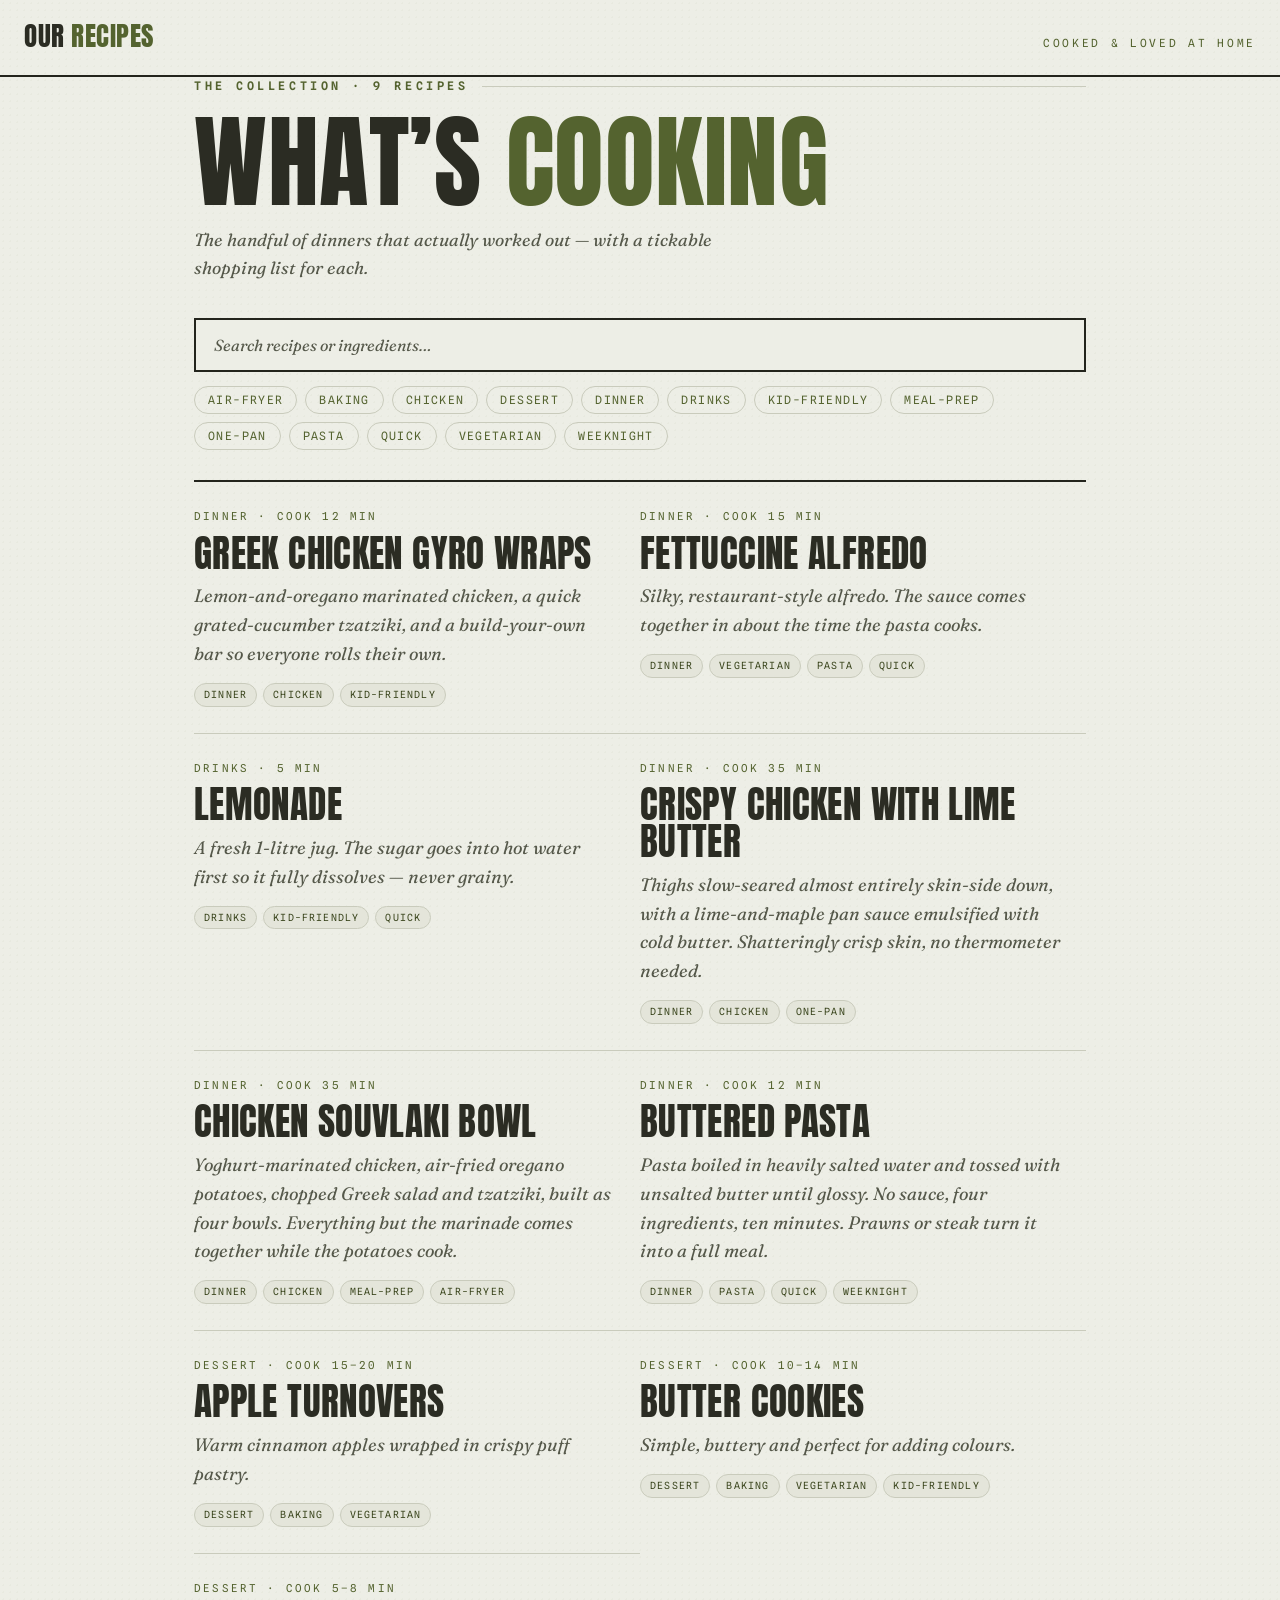
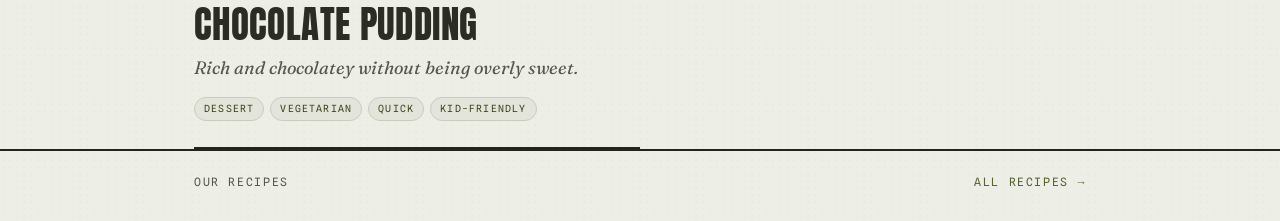
<file: index.html>
<!doctype html>
<html lang="en">
<head>
  <meta charset="utf-8">
  <meta name="viewport" content="width=device-width, initial-scale=1">
  <title>Our Recipes</title>
  <meta name="description" content="A little collection of recipes we cook at home.">
  <link rel="preconnect" href="https://fonts.googleapis.com">
  <link rel="preconnect" href="https://fonts.gstatic.com" crossorigin>
  <link href="https://fonts.googleapis.com/css2?family=Anton&family=Fraunces:ital,opsz,wght@0,9..144,400;0,9..144,500;1,9..144,400&family=Spline+Sans+Mono:wght@500;600&display=swap" rel="stylesheet">
  <link rel="stylesheet" href="style.css">
  <link rel="icon" href="data:image/svg+xml,<svg xmlns='http://www.w3.org/2000/svg' viewBox='0 0 100 100'><text y='.9em' font-size='90'>🍳</text></svg>">
</head>
<body>
  <header class="masthead">
    <div class="masthead-inner">
      <a href="#/" class="mast-brand">Our <span class="lem">Recipes</span></a>
      <span class="mast-tag">Cooked &amp; loved at home</span>
    </div>
  </header>

  <main id="app" class="wrap">
    <p class="loading">Loading recipes…</p>
  </main>

  <footer class="site-footer">
    <div class="wrap">
      <span>Our Recipes</span>
      <a href="#/">All recipes →</a>
    </div>
  </footer>

  <script src="app.js"></script>
</body>
</html>
</file>
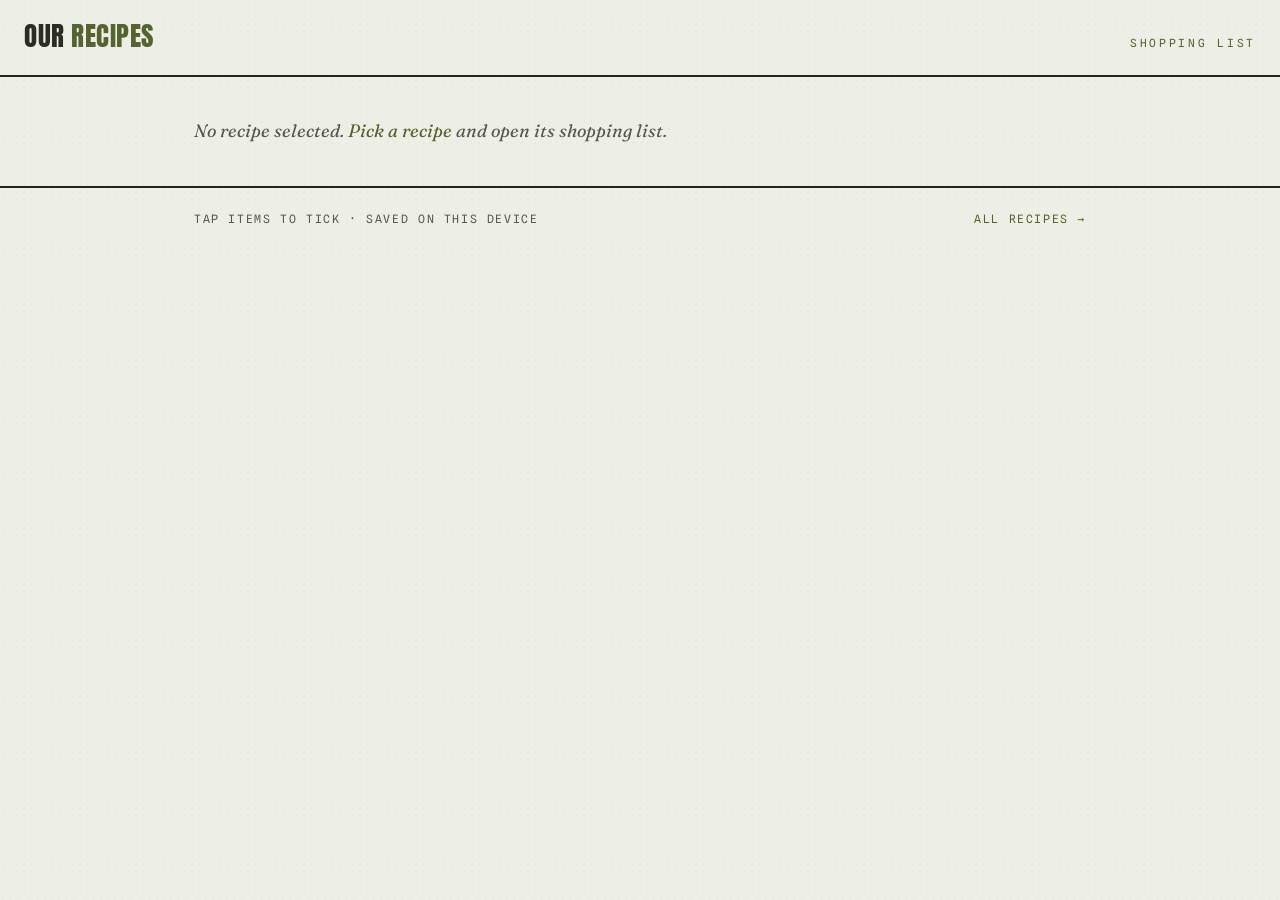
<file: list.html>
<!doctype html>
<html lang="en">
<head>
  <meta charset="utf-8">
  <meta name="viewport" content="width=device-width, initial-scale=1">
  <title>Shopping List</title>
  <link rel="preconnect" href="https://fonts.googleapis.com">
  <link rel="preconnect" href="https://fonts.gstatic.com" crossorigin>
  <link href="https://fonts.googleapis.com/css2?family=Anton&family=Fraunces:ital,opsz,wght@0,9..144,400;0,9..144,500;1,9..144,400&family=Spline+Sans+Mono:wght@500;600&display=swap" rel="stylesheet">
  <link rel="stylesheet" href="style.css">
  <link rel="icon" href="data:image/svg+xml,<svg xmlns='http://www.w3.org/2000/svg' viewBox='0 0 100 100'><text y='.9em' font-size='90'>🛒</text></svg>">
</head>
<body>
  <header class="masthead">
    <div class="masthead-inner">
      <a href="index.html" class="mast-brand">Our <span class="lem">Recipes</span></a>
      <span class="mast-tag">Shopping list</span>
    </div>
  </header>

  <main id="app" class="wrap">
    <p class="loading">Loading…</p>
  </main>

  <footer class="site-footer">
    <div class="wrap">
      <span>Tap items to tick · saved on this device</span>
      <a href="index.html">All recipes →</a>
    </div>
  </footer>

  <script>
  "use strict";
  const app = document.getElementById("app");
  const params = new URLSearchParams(location.search);
  const id = params.get("r");

  function escapeHtml(s) {
    return String(s)
      .replace(/&/g, "&amp;").replace(/</g, "&lt;").replace(/>/g, "&gt;")
      .replace(/"/g, "&quot;").replace(/'/g, "&#39;");
  }

  const storeKey = (rid) => "shoplist:" + rid;
  function loadChecked(rid) {
    try { return new Set(JSON.parse(localStorage.getItem(storeKey(rid)) || "[]")); }
    catch (e) { return new Set(); }
  }
  function saveChecked(rid, set) {
    try { localStorage.setItem(storeKey(rid), JSON.stringify([...set])); } catch (e) {}
  }

  if (!id) {
    app.innerHTML = '<p class="empty">No recipe selected. <a href="index.html">Pick a recipe</a> and open its shopping list.</p>';
  } else {
    fetch("recipes.json", { cache: "no-cache" })
      .then((r) => { if (!r.ok) throw new Error("HTTP " + r.status); return r.json(); })
      .then((data) => {
        const recipe = (data || []).find((x) => x.id === id);
        if (!recipe || !recipe.shopping) {
          app.innerHTML = '<p class="empty">No shopping list for this recipe.</p>';
          return;
        }
        render(recipe);
      })
      .catch((err) => {
        app.innerHTML = '<p class="empty">Could not load list — ' + escapeHtml(err.message) + '</p>';
      });
  }

  function render(recipe) {
    document.title = "Shopping · " + recipe.title;

    const checked = loadChecked(recipe.id);
    let n = 0;
    const sections = recipe.shopping.map((sec) => {
      const items = (sec.items || []).map((it) => {
        const key = "i" + (n++);
        const on = checked.has(key);
        return (
          '<li class="shop-item' + (on ? " done" : "") + '" data-key="' + key + '">' +
          '<span class="check"></span>' +
          '<span class="shop-body">' +
          '<span class="shop-name">' + escapeHtml(it.name) + "</span>" +
          (it.hint ? '<span class="shop-hint">' + escapeHtml(it.hint) + "</span>" : "") +
          (it.amt ? '<span class="shop-amt">' + escapeHtml(it.amt) + "</span>" : "") +
          "</span></li>"
        );
      }).join("");
      return '<section class="shop-section"><h2 class="shop-head">' +
        escapeHtml(sec.section) + '</h2><ul class="shop-list">' + items + "</ul></section>";
    }).join("");

    app.innerHTML =
      '<a class="back" href="index.html#/recipe/' + encodeURIComponent(recipe.id) + '">← ' + escapeHtml(recipe.title) + "</a>" +
      '<div class="eyebrow">Shopping list · ' + escapeHtml(recipe.title) + "</div>" +
      '<div class="progress-wrap"><div class="progress-num"><span id="got">0</span>/<span id="total">0</span></div>' +
      '<div class="progress-track"><div class="progress-fill" id="fill"></div></div>' +
      '<button class="reset-btn" id="reset">Reset</button></div>' +
      sections;

    const items = [...app.querySelectorAll(".shop-item")];
    const got = document.getElementById("got");
    const total = document.getElementById("total");
    const fill = document.getElementById("fill");
    total.textContent = items.length;

    function update() {
      const done = items.filter((i) => i.classList.contains("done")).length;
      got.textContent = done;
      fill.style.width = (items.length ? Math.round((done / items.length) * 100) : 0) + "%";
    }
    items.forEach((li) => {
      li.addEventListener("click", () => {
        li.classList.toggle("done");
        const key = li.dataset.key;
        if (li.classList.contains("done")) checked.add(key); else checked.delete(key);
        saveChecked(recipe.id, checked);
        update();
      });
    });
    document.getElementById("reset").addEventListener("click", () => {
      items.forEach((i) => i.classList.remove("done"));
      checked.clear();
      saveChecked(recipe.id, checked);
      update();
    });
    update();
  }
  </script>
</body>
</html>
</file>
<file: style.css>
/* ============================================================
   Our Recipes — editorial style (adapted from the gyro page)
   Anton display · Fraunces body · Spline Sans Mono labels
   ============================================================ */

:root{
  --paper:#EDEEE6;
  --paper-deep:#E4E5DA;
  --ink:#23241C;
  --ink-soft:#55584A;
  --olive:#54632F;
  --olive-deep:#3C471F;
  --lemon:#E6B32C;
  --char:#2B2C23;
  --line:#C9CBBC;
  --maxw:940px;
}

*{box-sizing:border-box;margin:0;padding:0}
html{scroll-behavior:smooth;-webkit-text-size-adjust:100%}

body{
  background:var(--paper);
  color:var(--ink);
  font-family:'Fraunces',Georgia,serif;
  font-size:18px;
  line-height:1.6;
  /* faint greaseproof-paper speckle */
  background-image:radial-gradient(rgba(84,99,47,.035) 1px,transparent 1px);
  background-size:7px 7px;
}

a{color:var(--olive);text-decoration:none}
a:hover{text-decoration:underline}

.wrap{max-width:var(--maxw);margin:0 auto;padding:0 24px}

/* ---------- MASTHEAD ---------- */
.masthead{border-bottom:2px solid var(--ink);background:transparent}
.masthead-inner{
  display:flex;align-items:baseline;justify-content:space-between;gap:16px;
  padding:22px 24px;flex-wrap:wrap;
}
.mast-brand{
  font-family:'Anton',sans-serif;font-weight:400;text-transform:uppercase;
  letter-spacing:.02em;font-size:1.7rem;color:var(--char);line-height:1;
}
.mast-brand:hover{text-decoration:none;color:var(--olive)}
.mast-brand .lem{color:var(--olive)}
.mast-tag{
  font-family:'Spline Sans Mono',monospace;font-size:.7rem;letter-spacing:.24em;
  text-transform:uppercase;color:var(--olive);
}

main{padding-top:34px;padding-bottom:80px}
.loading{color:var(--ink-soft);font-style:italic}

/* ---------- EYEBROW + SECTION HEADS ---------- */
.eyebrow{
  font-family:'Spline Sans Mono',monospace;
  font-size:.74rem;letter-spacing:.3em;text-transform:uppercase;
  color:var(--olive);font-weight:600;
  display:flex;align-items:center;gap:14px;margin-bottom:20px;
}
.eyebrow::after{content:"";flex:1;height:1px;background:var(--line)}

.head{display:flex;align-items:baseline;gap:16px;margin:0 0 24px}
.head .no{font-family:'Spline Sans Mono',monospace;font-weight:600;color:var(--lemon);font-size:1rem}
.head h2{
  font-family:'Anton',sans-serif;font-weight:400;text-transform:uppercase;
  letter-spacing:.01em;font-size:clamp(1.6rem,5vw,2.4rem);color:var(--char);
}
.head .rule{flex:1;height:2px;background:var(--ink);align-self:center}

/* ---------- HOME: hero + toolbar ---------- */
.hero{margin-bottom:36px}
.hero h1{
  font-family:'Anton',sans-serif;font-weight:400;text-transform:uppercase;
  line-height:.9;letter-spacing:.005em;font-size:clamp(3rem,11vw,6.4rem);color:var(--char);
}
.hero h1 .lem{color:var(--olive)}
.hero .sub{margin-top:18px;max-width:52ch;font-size:1.1rem;font-style:italic;color:var(--ink-soft)}

.toolbar{margin:0 0 30px}
.search{
  width:100%;padding:15px 18px;font-size:1rem;
  font-family:'Fraunces',Georgia,serif;
  border:2px solid var(--ink);border-radius:0;background:var(--paper);color:var(--ink);
}
.search::placeholder{font-style:italic;color:var(--ink-soft)}
.search:focus{outline:none;border-color:var(--olive)}

.tags-row{display:flex;flex-wrap:wrap;gap:8px;margin-top:14px}
.tag-chip{
  font-family:'Spline Sans Mono',monospace;font-size:.72rem;letter-spacing:.12em;
  text-transform:uppercase;
  border:1.5px solid var(--line);background:transparent;color:var(--olive);
  padding:6px 13px;border-radius:20px;cursor:pointer;transition:all .12s;
}
.tag-chip:hover{border-color:var(--olive)}
.tag-chip.active{background:var(--olive);border-color:var(--olive);color:var(--paper)}

/* ---------- HOME: recipe cards ---------- */
.grid{display:grid;grid-template-columns:1fr;gap:0}
.card{
  display:block;color:var(--ink);
  padding:26px 0;border-top:1px solid var(--line);
  transition:padding-left .14s ease;
}
.card:first-child{border-top:2px solid var(--ink)}
.card:last-child{border-bottom:2px solid var(--ink)}
.card:hover{text-decoration:none;padding-left:10px}
.card .c-eyebrow{
  font-family:'Spline Sans Mono',monospace;font-size:.68rem;letter-spacing:.2em;
  text-transform:uppercase;color:var(--olive);margin-bottom:10px;
}
.card h2{
  font-family:'Anton',sans-serif;font-weight:400;text-transform:uppercase;
  letter-spacing:.01em;font-size:clamp(1.6rem,4.5vw,2.3rem);color:var(--char);line-height:1;
}
.card .c-desc{margin-top:10px;font-style:italic;color:var(--ink-soft);max-width:60ch}
.card .mini-tags{display:flex;flex-wrap:wrap;gap:6px;margin-top:14px}
.mini-tag{
  font-family:'Spline Sans Mono',monospace;font-size:.62rem;letter-spacing:.12em;
  text-transform:uppercase;color:var(--olive-deep);background:var(--paper-deep);
  border:1px solid var(--line);padding:3px 9px;border-radius:20px;
}
@media(min-width:720px){
  .grid{grid-template-columns:1fr 1fr}
  .card{padding-right:26px}
  .card:nth-child(2){border-top:2px solid var(--ink)}
  .card:nth-last-child(2):nth-child(odd){border-bottom:2px solid var(--ink)}
}

.empty{color:var(--ink-soft);font-style:italic;padding:40px 0;grid-column:1/-1}

/* ---------- DETAIL: hero ---------- */
.back{
  display:inline-block;margin-bottom:22px;
  font-family:'Spline Sans Mono',monospace;font-size:.74rem;letter-spacing:.16em;
  text-transform:uppercase;color:var(--olive);
}
.recipe-title{
  font-family:'Anton',sans-serif;font-weight:400;text-transform:uppercase;
  line-height:.9;letter-spacing:.005em;font-size:clamp(2.8rem,10vw,6rem);color:var(--char);
  margin-bottom:8px;
}
.recipe-desc{margin-top:16px;max-width:54ch;font-size:1.12rem;font-style:italic;color:var(--ink-soft)}

.detail-actions{display:flex;gap:12px;margin:26px 0 0;flex-wrap:wrap}
.shop-btn,.print-btn{
  font-family:'Spline Sans Mono',monospace;font-size:.72rem;letter-spacing:.14em;
  text-transform:uppercase;cursor:pointer;padding:10px 16px;border-radius:2px;line-height:1;
}
.shop-btn{background:var(--olive);color:var(--paper);border:2px solid var(--olive)}
.shop-btn:hover{background:var(--olive-deep);border-color:var(--olive-deep);color:var(--paper);text-decoration:none}
.print-btn{background:transparent;color:var(--olive);border:2px solid var(--line)}
.print-btn:hover{border-color:var(--olive)}

/* ---------- DETAIL: meta strip ---------- */
.stats{
  display:flex;flex-wrap:wrap;gap:0;margin:34px 0 8px;
  border-top:2px solid var(--ink);border-bottom:2px solid var(--ink);
}
.stat{flex:1;min-width:110px;padding:16px 20px;border-right:1px solid var(--line)}
.stat:last-child{border-right:none}
.stat .label{
  display:block;font-family:'Spline Sans Mono',monospace;font-size:.66rem;
  letter-spacing:.2em;text-transform:uppercase;color:var(--olive);margin-bottom:4px;
}
.stat .value{font-family:'Anton',sans-serif;font-size:1.5rem;text-transform:uppercase;color:var(--char)}

/* ---------- DETAIL: section head reused (.head) ---------- */
section.block{margin-top:56px}

/* ---------- DETAIL: ingredients ---------- */
.ing-cards{display:grid;grid-template-columns:1fr;gap:34px}
@media(min-width:720px){.ing-cards{grid-template-columns:repeat(auto-fit,minmax(220px,1fr))}}
.ing-card h3{
  font-family:'Spline Sans Mono',monospace;font-weight:600;font-size:.8rem;
  letter-spacing:.14em;text-transform:uppercase;color:var(--olive-deep);
  padding-bottom:10px;margin-bottom:12px;border-bottom:1.5px solid var(--line);
}
.ingredients{list-style:none}
.ingredients li{
  padding:9px 0;border-bottom:1px dotted var(--line);font-size:1rem;
}
.ingredients li:last-child{border-bottom:none}

/* ---------- DETAIL: method ---------- */
.steps{list-style:none;counter-reset:step;max-width:64ch}
.steps li{position:relative;padding:2px 0 26px 62px;counter-increment:step}
.steps li::before{
  content:counter(step,decimal-leading-zero);
  position:absolute;left:0;top:-6px;
  font-family:'Anton',sans-serif;font-size:1.8rem;color:var(--lemon);line-height:1;
}
.steps li::after{
  content:"";position:absolute;left:16px;top:24px;bottom:4px;width:2px;background:var(--line);
}
.steps li:last-child::after{display:none}

/* ---------- DETAIL: variations ---------- */
.variations{list-style:none}
.variations li{
  padding:14px 0 14px 22px;position:relative;border-bottom:1px solid var(--line);
}
.variations li:last-child{border-bottom:none}
.variations li::before{content:"";position:absolute;left:0;top:24px;width:9px;height:9px;background:var(--lemon)}
.variations strong{font-family:'Fraunces',serif;color:var(--olive-deep)}

/* ---------- DETAIL: notes callout ---------- */
.notes{
  margin-top:30px;border-left:4px solid var(--olive);background:var(--paper-deep);
  padding:20px 24px;border-radius:0 2px 2px 0;font-size:1rem;
}
.notes strong{
  display:block;font-family:'Spline Sans Mono',monospace;font-size:.7rem;
  letter-spacing:.18em;text-transform:uppercase;color:var(--olive-deep);margin-bottom:8px;
}

/* ---------- SHOPPING LIST ---------- */
.progress-wrap{
  display:flex;align-items:center;gap:16px;margin:26px 0 8px;padding:14px 0;
  border-top:2px solid var(--ink);border-bottom:2px solid var(--ink);
}
.progress-num{font-family:'Anton',sans-serif;font-size:1.8rem;color:var(--char);white-space:nowrap}
.progress-track{flex:1;height:8px;background:var(--paper-deep);border-radius:20px;overflow:hidden}
.progress-fill{height:100%;width:0;background:var(--lemon);transition:width .25s ease}
.reset-btn{
  font-family:'Spline Sans Mono',monospace;font-size:.68rem;letter-spacing:.14em;
  text-transform:uppercase;background:transparent;border:2px solid var(--line);
  color:var(--olive);padding:8px 14px;border-radius:2px;cursor:pointer;
}
.reset-btn:hover{border-color:var(--olive)}

.shop-section{margin-top:34px}
.shop-head{
  font-family:'Anton',sans-serif;font-weight:400;text-transform:uppercase;
  font-size:1.35rem;color:var(--char);letter-spacing:.02em;
  padding-bottom:6px;margin-bottom:4px;border-bottom:2px solid var(--ink);
}
.shop-list{list-style:none}
.shop-item{
  display:flex;align-items:flex-start;gap:14px;padding:14px 4px;
  border-bottom:1px dotted var(--line);cursor:pointer;user-select:none;
  -webkit-tap-highlight-color:transparent;
}
.shop-item:last-child{border-bottom:none}
.check{
  flex:none;width:26px;height:26px;margin-top:2px;
  border:2px solid var(--olive);border-radius:5px;position:relative;transition:background .15s;
}
.shop-item.done .check{background:var(--olive)}
.shop-item.done .check::after{
  content:"";position:absolute;left:8px;top:3px;width:6px;height:12px;
  border:solid var(--paper);border-width:0 3px 3px 0;transform:rotate(45deg);
}
.shop-body{flex:1;display:flex;flex-direction:column}
.shop-name{font-size:1.06rem}
.shop-hint{font-size:.86rem;font-style:italic;color:var(--ink-soft);margin-top:1px}
.shop-amt{font-family:'Spline Sans Mono',monospace;font-size:.78rem;font-weight:600;color:var(--olive);margin-top:3px}
.shop-item.done .shop-name{text-decoration:line-through;color:var(--ink-soft)}
.shop-item.done .shop-hint,.shop-item.done .shop-amt,.shop-item.done .check{opacity:.55}

/* ---------- FOOTER ---------- */
.site-footer{
  border-top:2px solid var(--ink);
}
.site-footer .wrap{
  padding-top:22px;padding-bottom:30px;
  font-family:'Spline Sans Mono',monospace;font-size:.72rem;letter-spacing:.14em;
  text-transform:uppercase;color:var(--ink-soft);
  display:flex;justify-content:space-between;flex-wrap:wrap;gap:10px;
}
.site-footer a{color:var(--olive)}

/* ---------- MOTION ---------- */
@media (prefers-reduced-motion:no-preference){
  .recipe-title,.stats,section.block,.hero,.grid{animation:rise .5s cubic-bezier(.2,.7,.3,1) both}
  section.block:nth-of-type(2){animation-delay:.04s}
  section.block:nth-of-type(3){animation-delay:.08s}
}
@keyframes rise{from{opacity:0;transform:translateY(12px)}to{opacity:1;transform:none}}

/* ---------- PRINT ---------- */
@media print{
  body{background:#fff;background-image:none;font-size:12pt}
  .masthead,.site-footer,.back,.detail-actions,.progress-track,.reset-btn,.toolbar{display:none}
  section.block{animation:none;margin-top:24px;break-inside:avoid}
  .shop-item,.steps li{break-inside:avoid}
  .stats,.notes{box-shadow:none}
}
</file>
